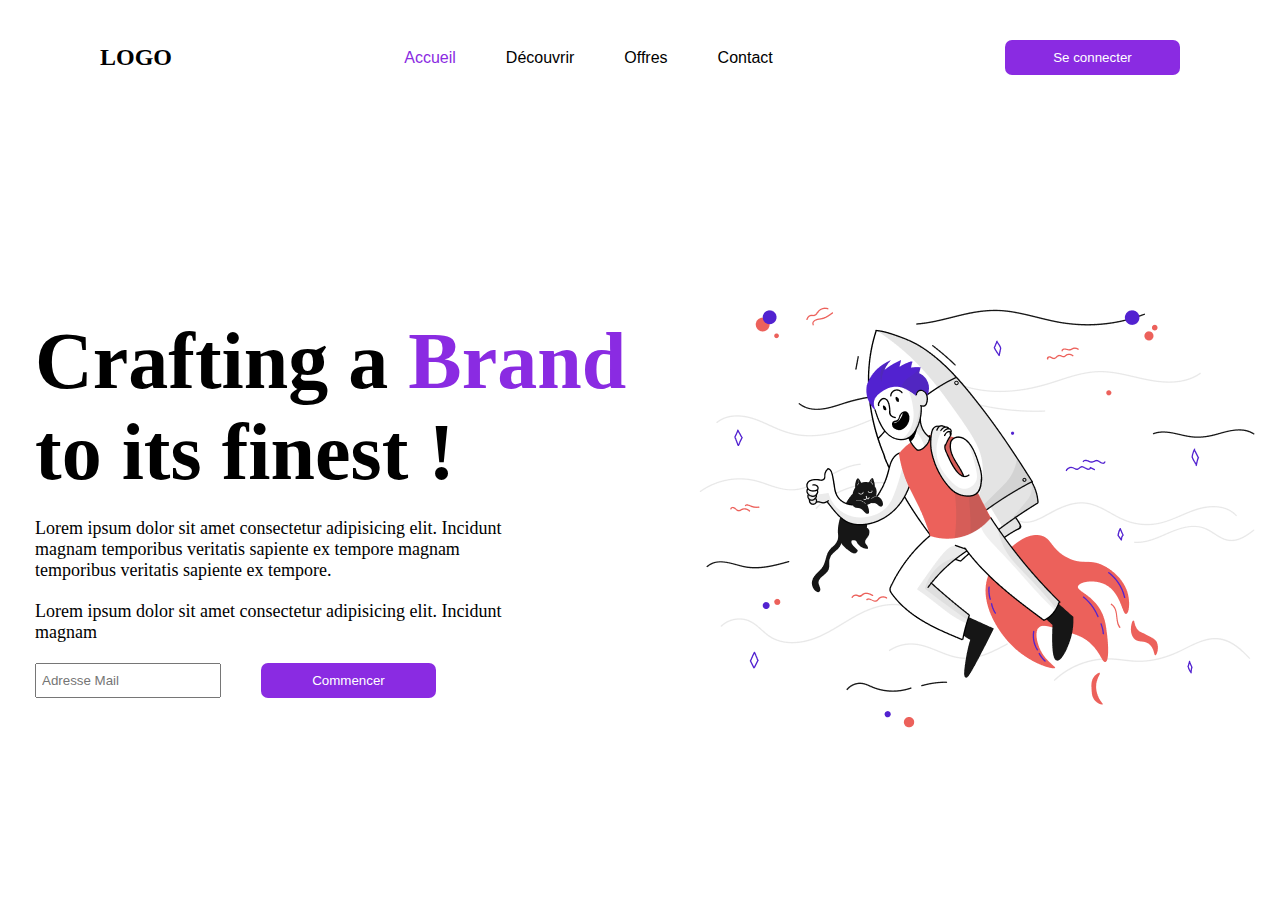
<file: DAY 1/index.html>
<!DOCTYPE html>
<html lang="en">
  <head>
    <meta charset="UTF-8" />
    <meta http-equiv="X-UA-Compatible" content="IE=edge" />
    <meta name="viewport" content="width=device-width, initial-scale=1.0" />
    <link rel="stylesheet" href="style.css" />
    <title>GDG SCHOOL</title>
  </head>

  <body>
    <nav>
      <div id="logo">logo</div>
      <div class="list">
        <a class="navlink active">Accueil</a>
        <a class="navlink">Découvrir</a>
        <a class="navlink">Offres</a>
        <a class="navlink">Contact</a>
      </div>
      <button>Se connecter</button>
    </nav>
    <!-- End of Navbar -->
    <main>
      <div class="HeroG">
        <h1>
          Crafting a <span>Brand</span> <br />
          to its finest !
        </h1>
        <p class="desc1">
          Lorem ipsum dolor sit amet consectetur adipisicing elit. Incidunt
          magnam temporibus veritatis sapiente ex tempore magnam temporibus
          veritatis sapiente ex tempore.
        </p>
        <p class="desc1">
          Lorem ipsum dolor sit amet consectetur adipisicing elit. Incidunt
          magnam
        </p>
        <div class="inputbtn">
          <input type="text" placeholder="Adresse Mail" />
          <button type="submit">Commencer</button>
        </div>
      </div>
      <div class="HeroD">
        <img src="./assets/flyingMan.png" alt="FlyingMan" />
      </div>
    </main>
    <script src="index.js"></script>
  </body>
</html>
</file>
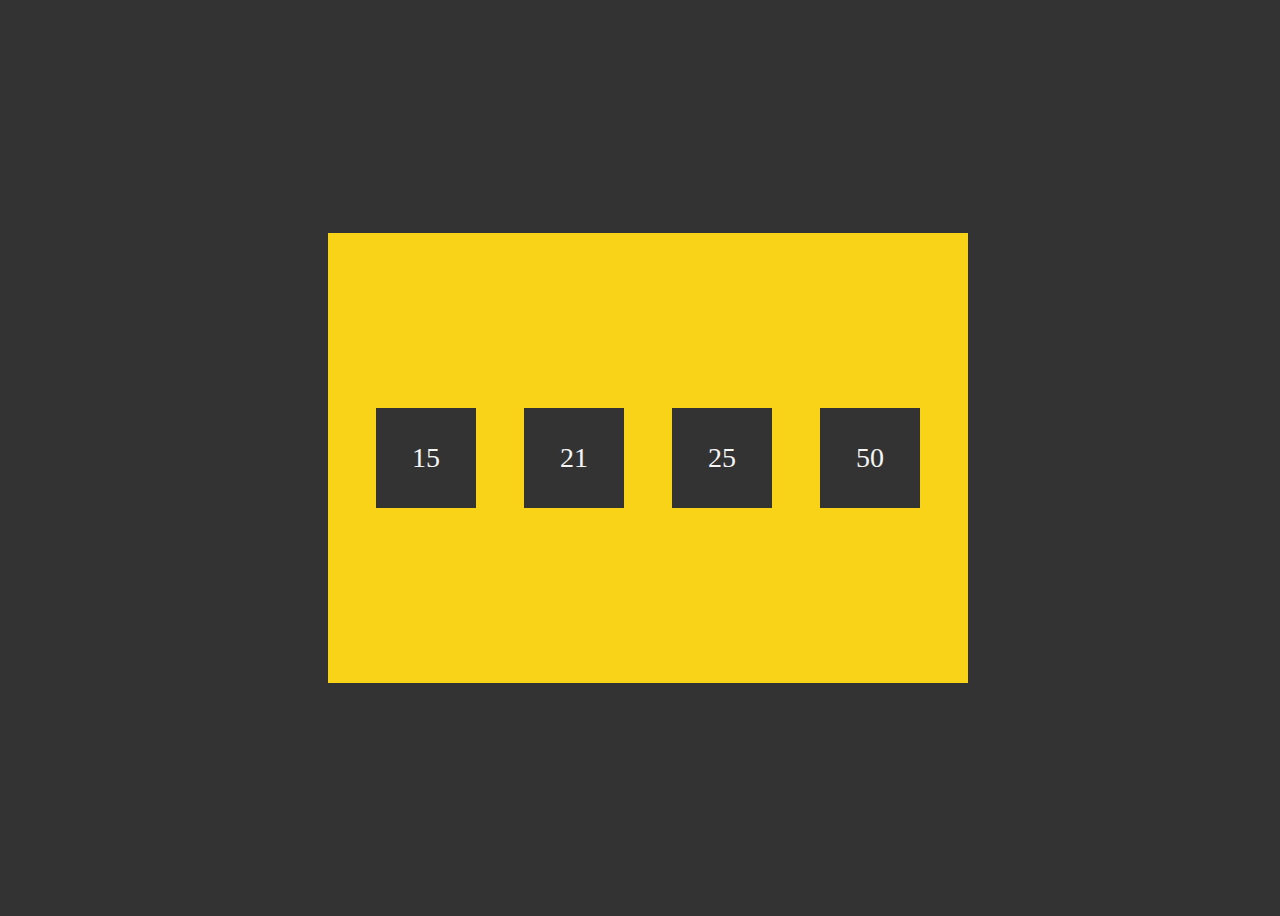
<file: DAY 2/Countdown/index.html>
<!DOCTYPE html>
<html lang="en">
  <head>
    <meta charset="UTF-8" />
    <meta http-equiv="X-UA-Compatible" content="IE=edge" />
    <meta name="viewport" content="width=device-width, initial-scale=1.0" />
    <link rel="stylesheet" href="style.css" />
    <title>Countdown</title>
  </head>
  <body>
    <div class="container">
      <div class="block days">15</div>
      <div class="block hours">21</div>
      <div class="block minutes">25</div>
      <div class="block seconds">50</div>
    </div>
  </body>
  <script src="script.js" defer></script>
</html>
</file>
<file: DAY 1/style.css>
* {
  margin: 0;
  padding: 0;
  box-sizing: border-box;
}

nav {
  display: flex;
  width: 100vw;
  padding: 40px 100px;
  justify-content: space-between;
  align-items: center;
}

#logo {
  font-weight: bolder;
  font-size: 24px;
  text-transform: uppercase;
}

.list {
  display: flex;
  gap: 50px;
  font-size: 16px;
  font-family: sans-serif;
}

button {
  width: 175px;
  padding: 10px 0;
  border-width: 0px;
  border-radius: 7px;
  color: white;
  background-color: blueviolet;
}

a:hover {
  color: blueviolet;
  cursor: pointer;
}

a.active {
  color: blueviolet;
}

main {
  width: 100vw;
  min-height: calc(100vh - 116px);
  display: flex;
  overflow: hidden;
  padding-left: 35px;
}

.HeroG {
  width: 50%;
  display: flex;
  flex-direction: column;
  justify-content: center;
  gap: 20px;
}

.HeroD {
  width: 50%;
  display: flex;
  align-items: center;
  justify-content: center;
}

h1 {
  font-size: 80px;
}

span {
  color: blueviolet;
}

.desc1 {
  width: 75%;
  font-size: 18px;
}

.inputbtn {
  display: flex;
  align-items: center;
  gap: 40px;
}

input {
  height: 100%;
  padding-left: 5px;
}
</file>
<file: DAY 2/Countdown/style.css>
/* Yellow = #ffd54f */
/* sans-serif font */
/* color : #333 */

body {
  width: 100vw;
  height: 100vh;
  display: flex;
  justify-content: center;
  align-items: center;
  background-color: #333;
  overflow: hidden;
}

.container {
  width: 50%;
  height: 50%;
  background-color: #f8d318;
  display: flex;
  justify-content: space-evenly;
  align-items: center;
}

.block {
  width: 100px;
  height: 100px;
  background-color: #333;
  display: flex;
  justify-content: center;
  align-items: center;
  font-size: 28px;
  color: whitesmoke;
}
</file>
